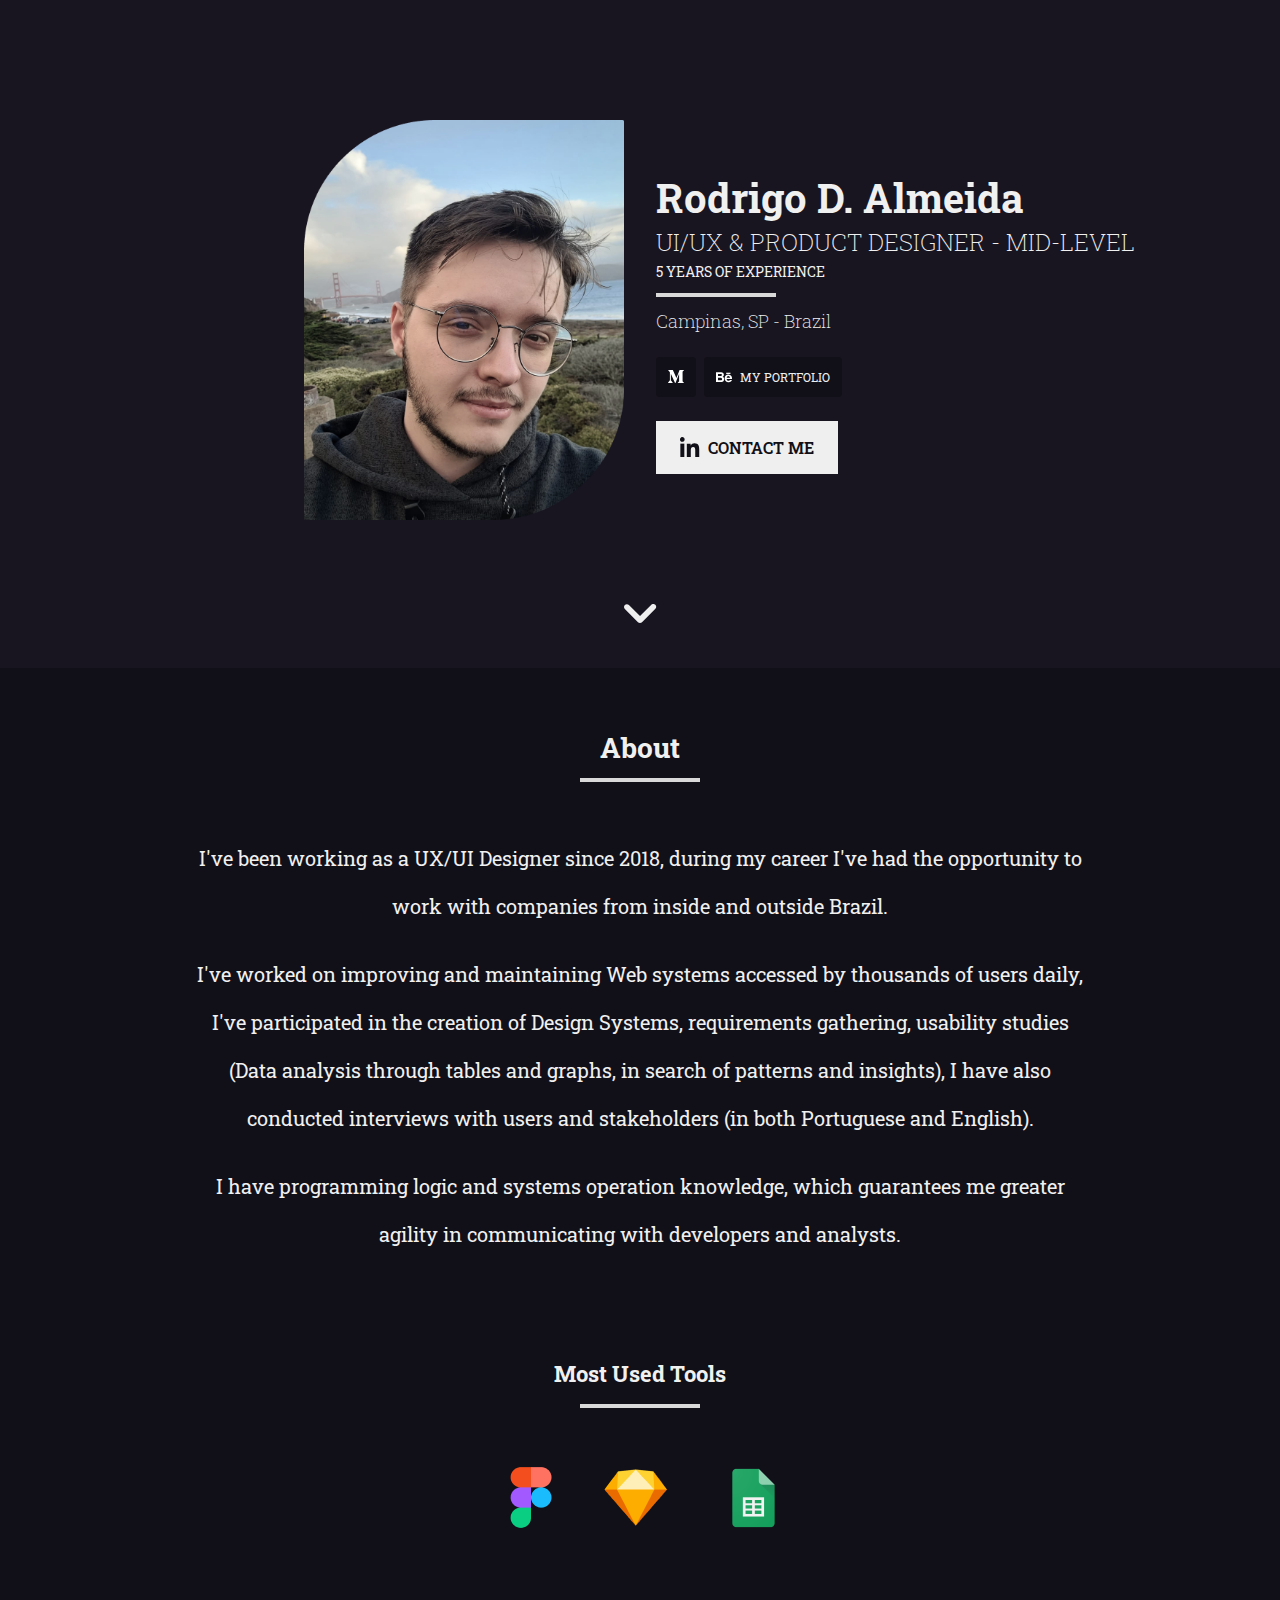
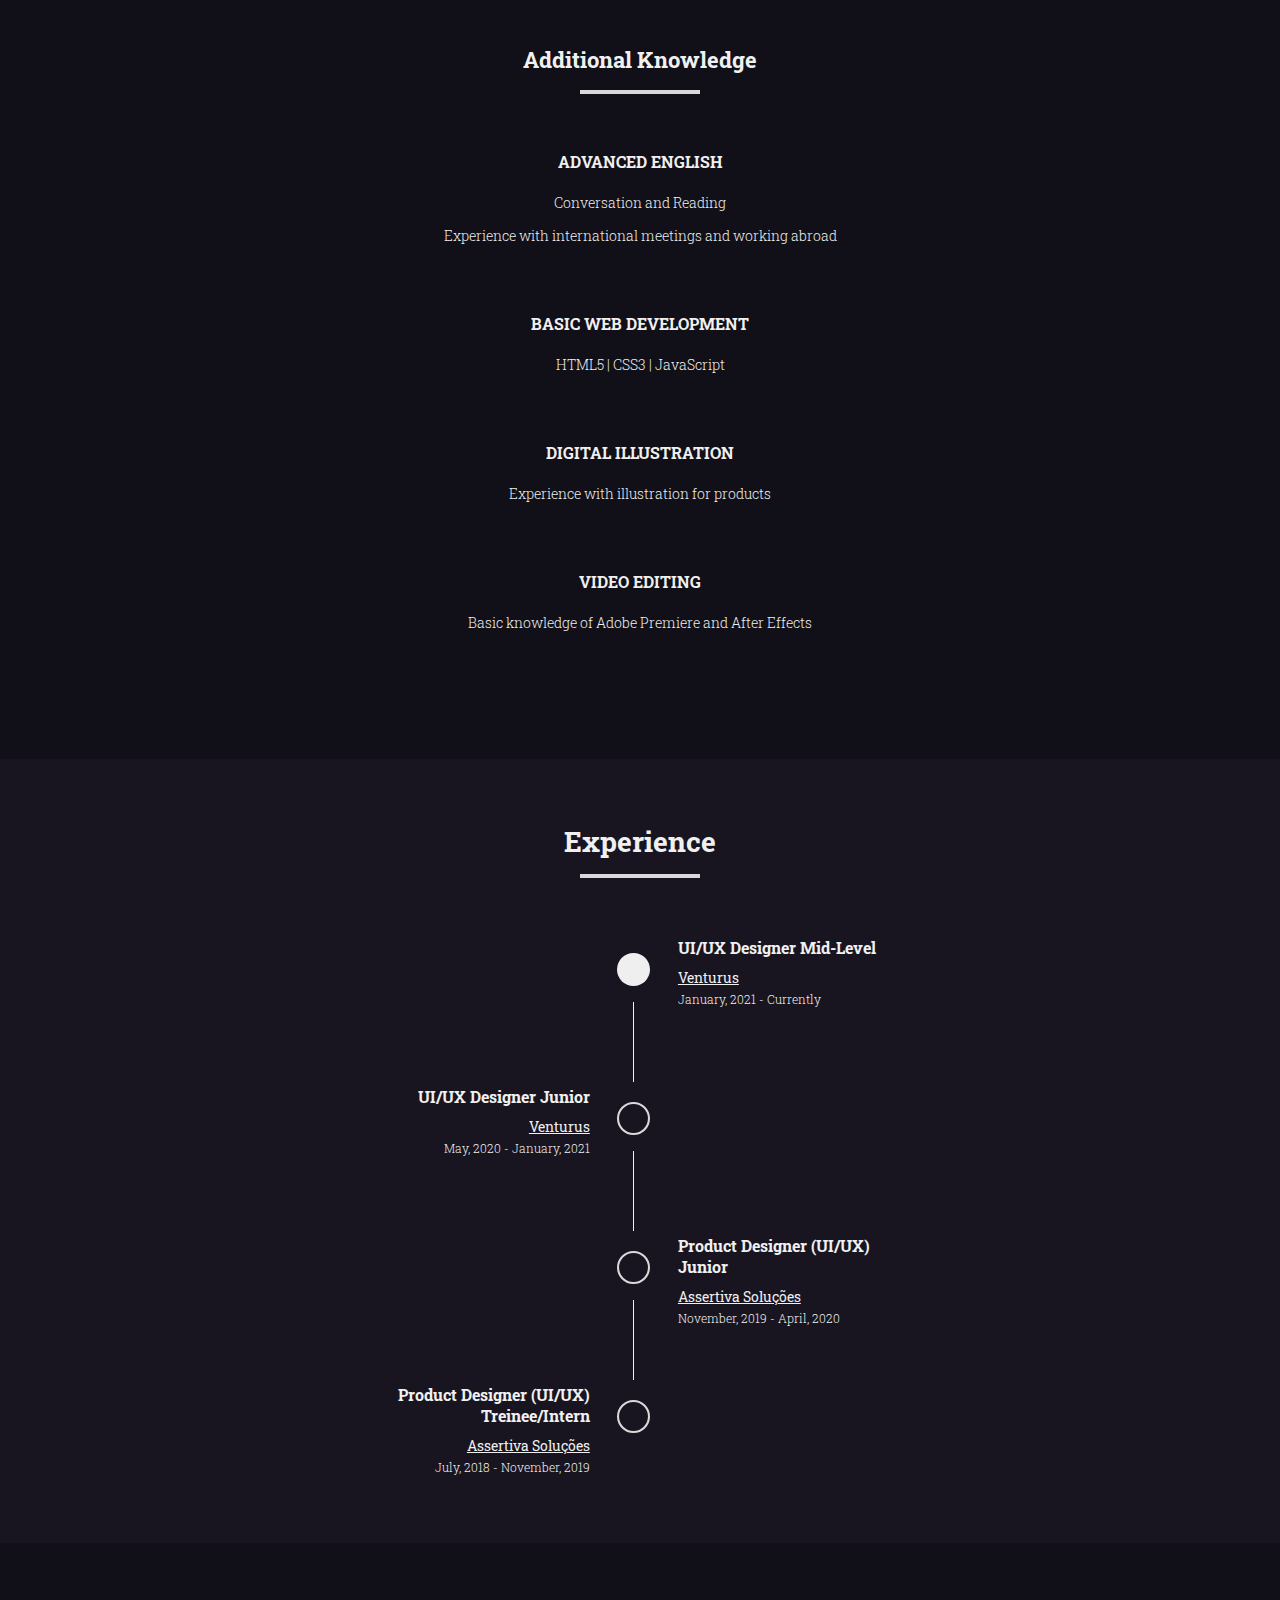
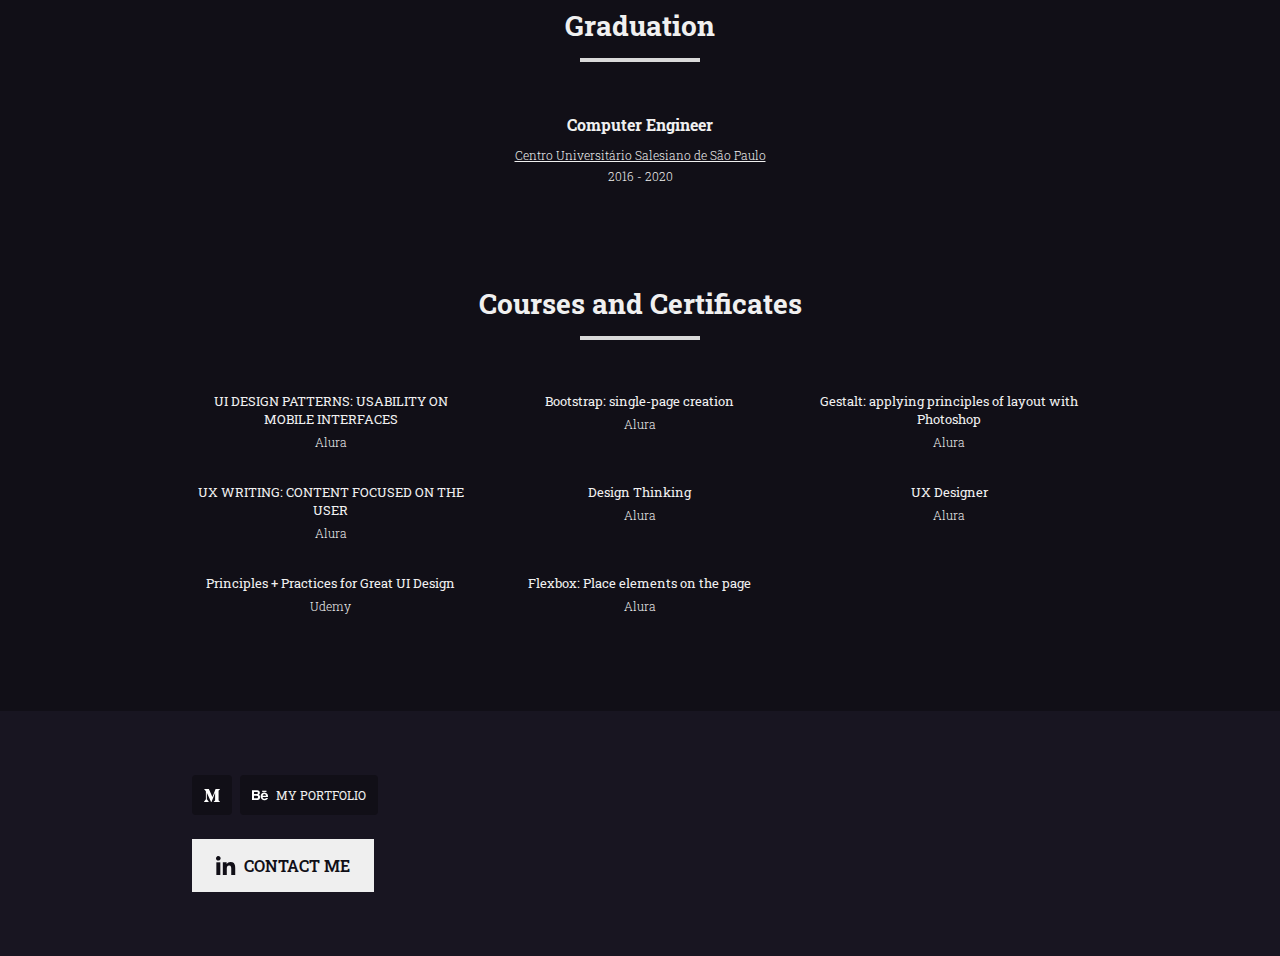
<file: index.html>
<!DOCTYPE html>
<html lang="pt-BR">
  <head>
    <link href="https://fonts.googleapis.com/icon?family=Material+Icons" rel="stylesheet">
    <link href="https://fonts.googleapis.com/css?family=Roboto&display=swap" rel="stylesheet">
    <link rel="preconnect" href="https://fonts.googleapis.com">
    <link rel="preconnect" href="https://fonts.gstatic.com" crossorigin>
    <link href="https://fonts.googleapis.com/css2?family=Roboto+Slab:wght@100;200;300;400;500;600;700;800;900&display=swap" rel="stylesheet">
    <link rel="icon" type="image/ico" href="images/logo_portfolio.png">
    <meta name="viewport" content="width=device-width, initial-scale=1.0">
    <link rel="stylesheet" type="text/css" href="css/styles.css"/>
    <link rel="stylesheet" type="text/css" href="css/flexboxgrid.min.css"/>
    <title>Rodrigo Almeida - UX/UI Designer</title>
    <meta name="keywords" content="Design, UX, UI, UX/UI, Product, App Design, Webdesign, Adobe Xd, Sketch">
    <meta name="description" content="I've been working as a UX/UI Designer since 2018, during my career I've had the opportunity to work with companies from inside and outside Brazil.">

    <!-- Global site tag (gtag.js) - Google Analytics -->
    <script async src="https://www.googletagmanager.com/gtag/js?id=UA-132390322-4"></script>
    <script>
        window.dataLayer = window.dataLayer || [];
        function gtag(){dataLayer.push(arguments);}
        gtag('js', new Date());

        gtag('config', 'UA-132390322-4');
    </script>
    <!-- Hotjar Tracking Code for https://rodrigodisselli.github.io/portfolio/ -->
    <script>
        (function(h,o,t,j,a,r){
            h.hj=h.hj||function(){(h.hj.q=h.hj.q||[]).push(arguments)};
            h._hjSettings={hjid:1708312,hjsv:6};
            a=o.getElementsByTagName('head')[0];
            r=o.createElement('script');r.async=1;
            r.src=t+h._hjSettings.hjid+j+h._hjSettings.hjsv;
            a.appendChild(r);
        })(window,document,'https://static.hotjar.com/c/hotjar-','.js?sv=');
    </script>
  </head>
  <body>
    <header class="page-header">
        <div class="row middle-lg middle-md puff-in-center">
            <div class="col-xs-12
                        col-sm-5
                        col-md-6
                        col-lg-6
                        
                        end-lg
                        end-md
                        end-sm
                        start-xs">
                <div class="box">
                    <img id="profile-picture" src="images/profile_edited.png">
                </div>
            </div>
            <div class="col-xs-12
                        col-sm-7
                        col-md-6
                        col-lg-6
                        
                        start-lg
                        start-md
                        start-sm
                        start-xs">
                <div class="box">
                    <h1 id="header-name"></h1>
                    <span id="header-role"></span>
                    <span id="header-xp"></span>
                    <img class="divider" src="images/horizontal_divider.svg">
                    <span id="header-location"></span>
                    <div class="social-media-icons">
                        <!-- <a class="social-media-btn" target="_blank" href="https://www.linkedin.com/in/rodrigodissellialmeida/">
                            <img src="images/icons/linkedin_white.svg">
                        </a> -->
                        <a class="social-media-btn" target="_blank" href="https://medium.com/@rodrigoalmeida.design">
                            <img src="images/icons/medium_white.svg">
                        </a>
                        <a class="social-media-btn text" target="_blank" href="https://www.behance.net/disselliroa3a3">
                            <img src="images/icons/behance_white.svg"> <span id="header-portfolio"></span>
                        </a>
                    </div>
                    <a class="button" target="_blank" href="https://www.linkedin.com/in/rodrigodissellialmeida/">
                        <img src="images/icons/linkedin_black.svg"><span id="header-contact-btn"></span>
                    </a>

                    <!-- <a class="button btn-secondary" target="_blank" href="https://www.behance.net/disselliroa3a3">
                        <img src="images/icons/behance_black.svg">Meu portfólio
                    </a> -->
                </div>
            </div>
        </div>
        <div class="row">
            <div class="col-xs center-xs center-sm center-md center-lg">
                <div class="box">
                    <img class="slide-bottom" id="page-header-arrow" src="images/icons/arrow_down.svg">
                </div>
            </div>
        </div>
    </header>

    <section id="about">
        <div class="row">
            <div class="col-xs-12
                        col-sm-12
                        col-md-12
                        col-lg-12
                        
                        center-lg
                        center-md
                        center-sm
                        center-xs">
                <div class="box">
                    <div class="section-title">
                        <h2 id="about-title"></h2>
                        <img class="divider" src="images/horizontal_divider.svg">
                    </div>

                    <p id="about-text1"></p>
                    <p id="about-text2"></p>
                    <p id="about-text3"></p>

                    <div class="section-subtitle">
                        <h3 id="about-tools-title"></h3>
                        <img class="divider" src="images/horizontal_divider.svg">
                    </div>

                    <img id="tools-icons" src="images/tools-icons.png">

                    <div class="section-subtitle">
                        <h3 id="about-additional-knowledge-title"></h3>
                        <img class="divider" src="images/horizontal_divider.svg">
                    </div>

                    <div class="skill-list-item">
                        <h4 id="about-english-title"></h4>
                        <span id="about-english-subtitle"></span>
                        
                    </div>

                    <div class="skill-list-item">
                        <h4 id="about-web-title"></h4>
                        <span id="about-web-subtitle"></span>
                    </div>

                    <div class="skill-list-item">
                        <h4 id="about-illustration-title"></h4>
                        <span id="about-illustration-subtitle"></span>
                    </div>

                    <div class="skill-list-item">
                        <h4 id="about-video-title"></h4>
                        <span id="about-video-subtitle"></span>
                    </div>

                </div>
            </div>
        </div>
    </section>

    <section id="experience-section-web">
        <div class="row">
            <div class="col-xs-12
                        col-sm-12
                        col-md-12
                        col-lg-12
                        
                        center-lg
                        center-md
                        center-sm
                        center-xs">
                <div class="box">

                    <div class="section-title">
                        <h2 id="xp-title"></h2>
                        <img class="divider" src="images/horizontal_divider.svg">
                    </div>

                    <table  style="width:100%">
                        <tr>
                            <th></th>
                            <th style="width:80px"></th>
                            <th></th>
                        </tr>
                        <tr>
                            <td></td>
                            <td>
                                <div class="xp-steps">
                                    <img class="xp-steps-dot" src="images/assets/step_fill.svg">
                                    <img class="xp-steps-line" src="images/assets/step_vertical_line.svg">
                                </div>
                            </td>
                            <td class="table-right-align">
                                <div class="xp-list-item-right">
                                    <h4 id="xp-role1-title"></h4>
                                    <a target="_blank" href="https://www.venturus.org.br/">Venturus</a><br>
                                    <span id="xp-role1-date"></span>
                                </div>
                            </td>
                        </tr>
                        <tr>
                            <td class="table-left-align">
                                <div class="xp-list-item-left">
                                    <h4 id="xp-role2-title"></h4>
                                    <a target="_blank" href="https://www.venturus.org.br/">Venturus</a><br>
                                    <span id="xp-role2-date"></span>
                                </div>
                            </td>
                            <td>
                                <div class="xp-steps">
                                    <img class="xp-steps-dot" src="images/assets/step_empty.svg">
                                    <img class="xp-steps-line" src="images/assets/step_vertical_line.svg">
                                </div>
                            </td>
                            <td></td>
                        </tr>
                        <tr>
                            <td></td>
                            <td>
                                <div class="xp-steps">
                                    <img class="xp-steps-dot" src="images/assets/step_empty.svg">
                                    <img class="xp-steps-line" src="images/assets/step_vertical_line.svg">
                                </div>
                            </td>
                            <td class="table-right-align">
                                <div class="xp-list-item-right">
                                    <h4 id="xp-role3-title"></h4>
                                    <a target="_blank" href="https://assertivasolucoes.com.br/?utm_source=google&utm_campaign=20200615-pesquisa-marca&utm_medium=text_ad&utm_content=marca-variacoes&utm_term=assertiva%20campinas&gclid=Cj0KCQiA5NSdBhDfARIsALzs2EAsNlg1CzvjOLTtYqUL1NDYTd19d_NBmCMajnwwrcKu7Sdkte_eyEQaArTgEALw_wcB" >Assertiva Soluções</a><br>
                                    <span id="xp-role3-date"></span>
                                </div>
                            </td>
                        </tr>
                        <tr>
                            <td class="table-left-align">
                                <div class="xp-list-item-left">
                                    <h4 id="xp-role4-title"></h4>
                                    <a target="_blank" href="https://assertivasolucoes.com.br/?utm_source=google&utm_campaign=20200615-pesquisa-marca&utm_medium=text_ad&utm_content=marca-variacoes&utm_term=assertiva%20campinas&gclid=Cj0KCQiA5NSdBhDfARIsALzs2EAsNlg1CzvjOLTtYqUL1NDYTd19d_NBmCMajnwwrcKu7Sdkte_eyEQaArTgEALw_wcB">Assertiva Soluções</a><br>
                                    <span id="xp-role4-date"></span>
                                </div>
                            </td>
                            <td>
                                <div class="xp-steps">
                                    <img class="xp-steps-dot" src="images/assets/step_empty.svg">
                                </div>
                            </td>
                            <td></td>
                        </tr>
                      </table>
                </div>
            </div>
        </div>
    </section>

    <section id="experience-section-mobile">
        <div class="row">
            <div class="col-xs-12
                        col-sm-12
                        col-md-12
                        col-lg-12
                        
                        center-lg
                        center-md
                        center-sm
                        center-xs">
                <div class="box">

                    <div class="section-title">
                        <h2 id="xp-title-mobile"></h2>
                        <img class="divider" src="images/horizontal_divider.svg">
                    </div>

                    <table  style="width:100%">
                        <tr>
                            <th style="width:80px"></th>
                            <th></th>
                        </tr>
                        <tr>
                            <td>
                                <div class="xp-steps">
                                    <img class="xp-steps-dot" src="images/assets/step_fill.svg">
                                    <img class="xp-steps-line" src="images/assets/step_vertical_line.svg">
                                </div>
                            </td>
                            <td class="table-right-align">
                                <div class="xp-list-item-right">
                                    <h4 id="xp-role1-title-mobile"></h4>
                                    <a target="_blank" href="https://www.venturus.org.br/">Venturus</a><br>
                                    <span id="xp-role1-date-mobile"></span>
                                </div>
                            </td>
                        </tr>
                        <tr>

                            <td>
                                <div class="xp-steps">
                                    <img class="xp-steps-dot" src="images/assets/step_empty.svg">
                                    <img class="xp-steps-line" src="images/assets/step_vertical_line.svg">
                                </div>
                            </td>
                            <td class="table-right-align">
                                <div class="xp-list-item-right">
                                    <h4 id="xp-role2-title-mobile"></h4>
                                    <a target="_blank" href="https://www.venturus.org.br/">Venturus</a><br>
                                    <span id="xp-role2-date-mobile"></span>
                                </div>
                            </td>
                        </tr>
                        <tr>
                            <td>
                                <div class="xp-steps">
                                    <img class="xp-steps-dot" src="images/assets/step_empty.svg">
                                    <img class="xp-steps-line" src="images/assets/step_vertical_line.svg">
                                </div>
                            </td>
                            <td class="table-right-align">
                                <div class="xp-list-item-right">
                                    <h4 id="xp-role3-title-mobile"></h4>
                                    <a target="_blank" href="https://assertivasolucoes.com.br/?utm_source=google&utm_campaign=20200615-pesquisa-marca&utm_medium=text_ad&utm_content=marca-variacoes&utm_term=assertiva%20campinas&gclid=Cj0KCQiA5NSdBhDfARIsALzs2EAsNlg1CzvjOLTtYqUL1NDYTd19d_NBmCMajnwwrcKu7Sdkte_eyEQaArTgEALw_wcB" >Assertiva Soluções</a><br>
                                    <span id="xp-role3-date-mobile"></span>
                                </div>
                            </td>
                        </tr>
                        <tr>
                            <td>
                                <div class="xp-steps">
                                    <img class="xp-steps-dot" src="images/assets/step_empty.svg">
                                </div>
                            </td>
                            <td class="table-right-align">
                                <div class="xp-list-item-right">
                                    <h4 id="xp-role4-title-mobile"></h4>
                                    <a target="_blank" href="https://assertivasolucoes.com.br/?utm_source=google&utm_campaign=20200615-pesquisa-marca&utm_medium=text_ad&utm_content=marca-variacoes&utm_term=assertiva%20campinas&gclid=Cj0KCQiA5NSdBhDfARIsALzs2EAsNlg1CzvjOLTtYqUL1NDYTd19d_NBmCMajnwwrcKu7Sdkte_eyEQaArTgEALw_wcB">Assertiva Soluções</a><br>
                                    <span id="xp-role4-date-mobile"></span>
                                </div>
                            </td>
                        </tr>
                      </table>
                </div>
            </div>
        </div>
    </section>

    <section id="graduation-section">
        <div class="row">
            <div class="col-xs-12
                        col-sm-12
                        col-md-12
                        col-lg-12
                        
                        center-lg
                        center-md
                        center-sm
                        center-xs">
                <div class="box">

                    <div class="section-title">
                        <h2 id="formation-title"></h2>
                        <img class="divider" src="images/horizontal_divider.svg">
                    </div>

                    <div class="graduation-list-item">
                        <h4 id="formation-college-title"></h4>
                        <a target="_blank" href="https://unisal.br/">Centro Universitário Salesiano de São Paulo</a><br>
                        <span id="formation-college-date"></span>
                    </div>

                    <div class="section-subtitle">
                        <h2 id="formation-courses-title"></h2>
                        <img class="divider" src="images/horizontal_divider.svg">
                    </div>

                    <div class="row">
                        <div class="col-xs-12
                                    col-sm-6
                                    col-md-6
                                    col-lg-4">
                            <div class="box">
                                <div class="graduation-list-item">
                                    <h5 id="formation-courses-title1"></h5>
                                    <span id="formation-courses-subtitle1"></span>
                                </div>
                            </div>
                        </div>
                        <div class="col-xs-12
                                    col-sm-6
                                    col-md-6
                                    col-lg-4">
                            <div class="box">
                                <div class="graduation-list-item">
                                    <h5 id="formation-courses-title2"></h5>
                                    <span id="formation-courses-subtitle2"></span>
                                </div>
                            </div>
                        </div>
                        <div class="col-xs-12
                                    col-sm-6
                                    col-md-6
                                    col-lg-4">
                            <div class="box">
                                <div class="graduation-list-item">
                                    <h5 id="formation-courses-title3"></h5>
                                    <span id="formation-courses-subtitle3"></span>
                                </div>
                            </div>
                        </div>
                    </div>
                    <div class="row">
                        <div class="col-xs-12
                                    col-sm-6
                                    col-md-6
                                    col-lg-4">
                            <div class="box">
                                <div class="graduation-list-item">
                                    <h5 id="formation-courses-title4"></h5>
                                    <span id="formation-courses-subtitle4"></span>
                                </div>
                            </div>
                        </div>
                        <div class="col-xs-12
                                    col-sm-6
                                    col-md-6
                                    col-lg-4">
                            <div class="box">
                                <div class="graduation-list-item">
                                    <h5 id="formation-courses-title5"></h5>
                                    <span id="formation-courses-subtitle5"></span>
                                </div>
                            </div>
                        </div>
                        <div class="col-xs-12
                                    col-sm-6
                                    col-md-6
                                    col-lg-4">
                            <div class="box">
                                <div class="graduation-list-item">
                                    <h5 id="formation-courses-title6"></h5>
                                    <span id="formation-courses-subtitle6"></span>
                                </div>
                            </div>
                        </div>
                    </div>

                    <div class="row">
                        <div class="col-xs-12
                                    col-sm-6
                                    col-md-6
                                    col-lg-4">
                            <div class="box">
                                <div class="graduation-list-item">
                                    <h5 id="formation-courses-title7"></h5>
                                    <span id="formation-courses-subtitle7"></span>
                                </div>
                            </div>
                        </div>
                        <div class="col-xs-12
                                    col-sm-6
                                    col-md-6
                                    col-lg-4">
                            <div class="box">
                                <div class="graduation-list-item">
                                    <h5 id="formation-courses-title8"></h5>
                                    <span id="formation-courses-subtitle8"></span>
                                </div>
                            </div>
                        </div>
                        <div class="col-xs-12
                                    col-sm-6
                                    col-md-6
                                    col-lg-4">
                            <div class="box">
                            </div>
                        </div>
                    </div>

                </div>
            </div>
        </div>
                    
    </section>

    
    <footer class="page-footer">
        <div class="row center-lg">
            <div class="col-xs-12
                        col-sm-12
                        col-md-12
                        col-lg-12
                        
                        center-xs
                        center-sm
                        center-md
                        center-lg">
                <div class="box">
                    <div class="social-media-icons">
                        <!-- <a class="social-media-btn" target="_blank" href="https://www.linkedin.com/in/rodrigodissellialmeida/">
                            <img src="images/icons/linkedin_white.svg">
                        </a> -->
                        <a class="social-media-btn" target="_blank" href="https://medium.com/@rodrigoalmeida.design">
                            <img src="images/icons/medium_white.svg">
                        </a>
                        <a class="social-media-btn text" target="_blank" href="https://www.behance.net/disselliroa3a3">
                            <img src="images/icons/behance_white.svg"><span id="footer-portfolio"></span>
                        </a>
                    </div>
                    <a class="button" target="_blank" href="https://www.linkedin.com/in/rodrigodissellialmeida/">
                        <img src="images/icons/linkedin_black.svg"><span id="footer-contact-btn"></span>
                    </a>
                </div>
            </div>
        </div>
    </footer>
    
        
    </div>
    <script src="js/dataBase.js"></script>
    <script src="js/index.js"></script>
    <!-- <script src="js/carousel.js"></script> -->
  </body>
</html>
</file>
<file: css/styles.css>
body {
    margin: 0;
    font-family: 'Roboto Slab', serif;
    background-color: #110F17;
    color: #F0F0F0;
    overflow-x: hidden;
}

body::-webkit-scrollbar {
    width: 12px;
    height: 8px;

}
 
body::-webkit-scrollbar-track {
    background-color: #110F17;
}
 
body::-webkit-scrollbar-thumb {
    background-color: #EFEFEF;
}


/* Typography */


h1 {
    display: block;
    font-size: 40px;
    margin: 0 0 2px 0;
}

h2 {
    display: block;
    font-size: 28px;
    margin: 0 0 2px 0;
}

h3 {
    display: block;
    font-size: 22px;
    margin: 0 0 2px 0;
}

h4 {
    margin: 0 0 8px 0;
}

h5 {
    font-size: 13px;
    margin: 0 0 2px 0;
    font-weight: 400;
}

p {
    font-size: 20px;
    line-height: 48px;
}

#header-role {
    display: block;
    font-weight: 200;
    font-size: 24px;
    margin-bottom: 4px;
}

#header-xp {
    display: block;
    font-size: 14px;
    margin-bottom: 4px;
}


#contact-label {
    display: flex;
    align-items: center;
    margin-bottom: 8px;
}

#email {
    font-weight: 300;
}

#contact-label>.material-icons {
    margin-right: 8px;
}

.skill-list-item > span {
    font-size: 14px;
    font-weight: 300;
}

.table-left-align {
    text-align: right;
}

.table-right-align {
    text-align: left;
}


.xp-list-item-left > span {
    font-size: 12px;
    font-weight: 300;
    text-align: right;
}

.xp-list-item-right > span {
    font-size: 12px;
    font-weight: 300;
    text-align: left;
}

.xp-list-item-left > a {
    font-size: 14px;
    color: #EFEFEF;
}

.xp-list-item-right > a {
    font-size: 14px;
    color: #EFEFEF;
}


.social-media-icons {
    display: flex;
    flex-wrap: nowrap;
    margin-bottom: 24px;
}


.social-media-btn {
    display: flex;
    align-items: center;
    justify-content: center;
    flex-wrap: nowrap;
    width: 40px;
    height: 40px;
    padding: 8px;
    background-color: #110F17;
    margin-right: 8px;
    box-sizing: border-box;
    border-radius: 4px;
}

.social-media-btn.text {
    width: fit-content;
    color: #EFEFEF;
    text-decoration: none;
    font-size: 12px;
    text-transform: uppercase;
    padding: 8px 12px;
}

.social-media-btn.text > img {
    margin-right: 8px;
}

.social-media-btn > img {
    width: 16px;
    box-sizing: border-box;
}

.social-media-btn:hover {
    transition: 0.26s;
    background-color: #32294D;
}


#header-location {
    display: block;
    font-weight: 200;
    font-size: 18px;
    margin-bottom: 24px;
}


.graduation-list-item > span, .graduation-list-item > a  {
    font-size: 12px;
    font-weight: 300;
    color: #EFEFEF;
}


/* General */

#page-header-arrow {
    margin-top: 80px;
}

.button {
    all: unset;
    cursor: pointer;
    background-color: #EFEFEF;
    color: #110F17;
    font-weight: 600;
    text-transform: uppercase;
    padding: 16px 24px;
    display: flex;
    align-items: center;
    width: fit-content;
    box-sizing: border-box;
}

.button>img {
    margin-right: 8px;
    width: 20px;
}

.button:hover {
    transition: 0.26s;
    background-color: #D4C6FC;
}


#profile-picture {
    max-width: 320px;
}

.page-header {
    padding: 120px 32px 40px 32px;
    background-color: #181521;
}

.page-footer {
    padding: 64px 15% 64px 15%;
    background-color: #181521;
}

.page-footer > * {
    width: 100%;
    display: flex;
    justify-content: center;
}

.divider {
    display: block;
    width: fit-content;
    margin: 12px 0;
    box-sizing: border-box;
}

.section-title {
    display: flex;
    flex-direction: column;
    margin-bottom: 40px;
    justify-content: center;
    align-items: center;
}

.section-subtitle {
    display: flex;
    flex-direction: column;
    margin-bottom: 40px;
    margin-top: 100px;
    justify-content: center;
    align-items: center;
}

.skill-list-item {
    margin-bottom: 56px;
}



.graduation-list-item {
    margin-bottom: 32px;
}

#about {
    padding: 64px 15%;
    line-height: 2em;
}

#experience-section-web {
    background-color: #181521;
    padding: 64px 15%;
}

td {
    vertical-align: top;
}

.xp-steps {
    display: flex;
    justify-content: center;
    align-items: center;
    flex-direction: column;
}

.xp-steps-dot {
    width: 33px;
    margin: 16px 0;
}

.xp-steps-line {
    height: max-content;
}

#experience-section-mobile {
    display: none;
    background-color: #181521;
    padding: 64px 15%;
}

#graduation-section {
    padding: 64px 15%;
}

/* Responsivity */

@media (max-width: 992px) {

    #profile-picture {
        max-width: 200px;
        
    }
    
}


@media (max-width: 768px) {

    #profile-picture {
        max-width: 120px;
    }

    h1 {
        display: block;
        font-size: 24px;
        margin: 32px 0 2px 0;
    }

    p {
        font-size: 16px;
        line-height: 40px;
    }
    
    #role {
        display: block;
        font-weight: 200;
        font-size: 18px;
        margin-bottom: 4px;
    }
    
    #xp {
        display: block;
        font-size: 14px;
        margin-bottom: 4px;
    }

    .page-header {
        padding: 60px 32px 40px 32px;
        background-color: #181521;
    }
    
    #page-header-arrow {
        margin-top: 56px;
        width: 16px;
    }
    
    #tools-icons {
        width: 200px;
    }

    #experience-section-web {
        display: none;
    }

    #experience-section-mobile {
        display: block;
    }

    .button {
        font-size: 14px;
    }

}


.slide-bottom {
	-webkit-animation: slide-bottom 1.5s cubic-bezier(0.250, 0.460, 0.450, 0.940) 2s infinite alternate both;
	        animation: slide-bottom 1.5s cubic-bezier(0.250, 0.460, 0.450, 0.940) 2s infinite alternate both;
}

.puff-in-center {
	-webkit-animation: puff-in-center 0.2s cubic-bezier(0.470, 0.000, 0.745, 0.715) both;
	        animation: puff-in-center 0.2s cubic-bezier(0.470, 0.000, 0.745, 0.715) both;
}

/* ----------------------------------------------
 * Generated by Animista on 2023-1-4 13:52:0
 * Licensed under FreeBSD License.
 * See http://animista.net/license for more info. 
 * w: http://animista.net, t: @cssanimista
 * ---------------------------------------------- */

/**
 * ----------------------------------------
 * animation slide-bottom
 * ----------------------------------------
 */
 @-webkit-keyframes slide-bottom {
    0% {
      -webkit-transform: translateY(0);
              transform: translateY(0);
    }
    100% {
      -webkit-transform: translateY(20px);
              transform: translateY(20px);
    }
  }
  @keyframes slide-bottom {
    0% {
      -webkit-transform: translateY(0);
              transform: translateY(0);
    }
    100% {
      -webkit-transform: translateY(20px);
              transform: translateY(20px);
    }
  }
  

  /* ----------------------------------------------
 * Generated by Animista on 2023-1-5 9:47:48
 * Licensed under FreeBSD License.
 * See http://animista.net/license for more info. 
 * w: http://animista.net, t: @cssanimista
 * ---------------------------------------------- */

/**
 * ----------------------------------------
 * animation puff-in-center
 * ----------------------------------------
 */
@-webkit-keyframes puff-in-center {
    0% {
      -webkit-transform: scale(1.1);
              transform: scale(1.1);
      -webkit-filter: blur(4px);
              filter: blur(4px);
      opacity: 0;
    }
    100% {
      -webkit-transform: scale(1);
              transform: scale(1);
      -webkit-filter: blur(0px);
              filter: blur(0px);
      opacity: 1;
    }
  }
  @keyframes puff-in-center {
    0% {
      -webkit-transform: scale(1.1);
              transform: scale(1.1);
      -webkit-filter: blur(4px);
              filter: blur(4px);
      opacity: 0;
    }
    100% {
      -webkit-transform: scale(1);
              transform: scale(1);
      -webkit-filter: blur(0px);
              filter: blur(0px);
      opacity: 1;
    }
  }
</file>
<file: css/flexboxgrid.min.css>
.container-fluid{margin-right:auto;margin-left:auto;padding-right:2rem;padding-left:2rem}.row{box-sizing:border-box;display:-ms-flexbox;display:-webkit-box;display:flex;-ms-flex:0 1 auto;-webkit-box-flex:0;flex:0 1 auto;-ms-flex-direction:row;-webkit-box-orient:horizontal;-webkit-box-direction:normal;flex-direction:row;-ms-flex-wrap:wrap;flex-wrap:wrap;margin-right:-1rem;margin-left:-1rem}.row.reverse{-ms-flex-direction:row-reverse;-webkit-box-orient:horizontal;-webkit-box-direction:reverse;flex-direction:row-reverse}.col.reverse{-ms-flex-direction:column-reverse;-webkit-box-orient:vertical;-webkit-box-direction:reverse;flex-direction:column-reverse}.col-xs,.col-xs-1,.col-xs-10,.col-xs-11,.col-xs-12,.col-xs-2,.col-xs-3,.col-xs-4,.col-xs-5,.col-xs-6,.col-xs-7,.col-xs-8,.col-xs-9{box-sizing:border-box;-ms-flex:0 0 auto;-webkit-box-flex:0;flex:0 0 auto;padding-right:1rem;padding-left:1rem}.col-xs{-webkit-flex-grow:1;-ms-flex-positive:1;-webkit-box-flex:1;flex-grow:1;-ms-flex-preferred-size:0;flex-basis:0;max-width:100%}.col-xs-1{-ms-flex-preferred-size:8.333%;flex-basis:8.333%;max-width:8.333%}.col-xs-2{-ms-flex-preferred-size:16.667%;flex-basis:16.667%;max-width:16.667%}.col-xs-3{-ms-flex-preferred-size:25%;flex-basis:25%;max-width:25%}.col-xs-4{-ms-flex-preferred-size:33.333%;flex-basis:33.333%;max-width:33.333%}.col-xs-5{-ms-flex-preferred-size:41.667%;flex-basis:41.667%;max-width:41.667%}.col-xs-6{-ms-flex-preferred-size:50%;flex-basis:50%;max-width:50%}.col-xs-7{-ms-flex-preferred-size:58.333%;flex-basis:58.333%;max-width:58.333%}.col-xs-8{-ms-flex-preferred-size:66.667%;flex-basis:66.667%;max-width:66.667%}.col-xs-9{-ms-flex-preferred-size:75%;flex-basis:75%;max-width:75%}.col-xs-10{-ms-flex-preferred-size:83.333%;flex-basis:83.333%;max-width:83.333%}.col-xs-11{-ms-flex-preferred-size:91.667%;flex-basis:91.667%;max-width:91.667%}.col-xs-12{-ms-flex-preferred-size:100%;flex-basis:100%;max-width:100%}.col-xs-offset-1{margin-left:8.333%}.col-xs-offset-2{margin-left:16.667%}.col-xs-offset-3{margin-left:25%}.col-xs-offset-4{margin-left:33.333%}.col-xs-offset-5{margin-left:41.667%}.col-xs-offset-6{margin-left:50%}.col-xs-offset-7{margin-left:58.333%}.col-xs-offset-8{margin-left:66.667%}.col-xs-offset-9{margin-left:75%}.col-xs-offset-10{margin-left:83.333%}.col-xs-offset-11{margin-left:91.667%}.start-xs{-ms-flex-pack:start;-webkit-box-pack:start;justify-content:flex-start;text-align:start}.center-xs{-ms-flex-pack:center;-webkit-box-pack:center;justify-content:center;text-align:center}.end-xs{-ms-flex-pack:end;-webkit-box-pack:end;justify-content:flex-end;text-align:end}.top-xs{-ms-flex-align:start;-webkit-box-align:start;align-items:flex-start}.middle-xs{-ms-flex-align:center;-webkit-box-align:center;align-items:center}.bottom-xs{-ms-flex-align:end;-webkit-box-align:end;align-items:flex-end}.around-xs{-ms-flex-pack:distribute;justify-content:space-around}.between-xs{-ms-flex-pack:justify;-webkit-box-pack:justify;justify-content:space-between}.first-xs{-ms-flex-order:-1;-webkit-box-ordinal-group:0;order:-1}.last-xs{-ms-flex-order:1;-webkit-box-ordinal-group:2;order:1}@media only screen and (min-width:48em){.container{width:46rem}.col-sm,.col-sm-1,.col-sm-10,.col-sm-11,.col-sm-12,.col-sm-2,.col-sm-3,.col-sm-4,.col-sm-5,.col-sm-6,.col-sm-7,.col-sm-8,.col-sm-9{box-sizing:border-box;-ms-flex:0 0 auto;-webkit-box-flex:0;flex:0 0 auto;padding-right:1rem;padding-left:1rem}.col-sm{-webkit-flex-grow:1;-ms-flex-positive:1;-webkit-box-flex:1;flex-grow:1;-ms-flex-preferred-size:0;flex-basis:0;max-width:100%}.col-sm-1{-ms-flex-preferred-size:8.333%;flex-basis:8.333%;max-width:8.333%}.col-sm-2{-ms-flex-preferred-size:16.667%;flex-basis:16.667%;max-width:16.667%}.col-sm-3{-ms-flex-preferred-size:25%;flex-basis:25%;max-width:25%}.col-sm-4{-ms-flex-preferred-size:33.333%;flex-basis:33.333%;max-width:33.333%}.col-sm-5{-ms-flex-preferred-size:41.667%;flex-basis:41.667%;max-width:41.667%}.col-sm-6{-ms-flex-preferred-size:50%;flex-basis:50%;max-width:50%}.col-sm-7{-ms-flex-preferred-size:58.333%;flex-basis:58.333%;max-width:58.333%}.col-sm-8{-ms-flex-preferred-size:66.667%;flex-basis:66.667%;max-width:66.667%}.col-sm-9{-ms-flex-preferred-size:75%;flex-basis:75%;max-width:75%}.col-sm-10{-ms-flex-preferred-size:83.333%;flex-basis:83.333%;max-width:83.333%}.col-sm-11{-ms-flex-preferred-size:91.667%;flex-basis:91.667%;max-width:91.667%}.col-sm-12{-ms-flex-preferred-size:100%;flex-basis:100%;max-width:100%}.col-sm-offset-1{margin-left:8.333%}.col-sm-offset-2{margin-left:16.667%}.col-sm-offset-3{margin-left:25%}.col-sm-offset-4{margin-left:33.333%}.col-sm-offset-5{margin-left:41.667%}.col-sm-offset-6{margin-left:50%}.col-sm-offset-7{margin-left:58.333%}.col-sm-offset-8{margin-left:66.667%}.col-sm-offset-9{margin-left:75%}.col-sm-offset-10{margin-left:83.333%}.col-sm-offset-11{margin-left:91.667%}.start-sm{-ms-flex-pack:start;-webkit-box-pack:start;justify-content:flex-start;text-align:start}.center-sm{-ms-flex-pack:center;-webkit-box-pack:center;justify-content:center;text-align:center}.end-sm{-ms-flex-pack:end;-webkit-box-pack:end;justify-content:flex-end;text-align:end}.top-sm{-ms-flex-align:start;-webkit-box-align:start;align-items:flex-start}.middle-sm{-ms-flex-align:center;-webkit-box-align:center;align-items:center}.bottom-sm{-ms-flex-align:end;-webkit-box-align:end;align-items:flex-end}.around-sm{-ms-flex-pack:distribute;justify-content:space-around}.between-sm{-ms-flex-pack:justify;-webkit-box-pack:justify;justify-content:space-between}.first-sm{-ms-flex-order:-1;-webkit-box-ordinal-group:0;order:-1}.last-sm{-ms-flex-order:1;-webkit-box-ordinal-group:2;order:1}}@media only screen and (min-width:62em){.container{width:61rem}.col-md,.col-md-1,.col-md-10,.col-md-11,.col-md-12,.col-md-2,.col-md-3,.col-md-4,.col-md-5,.col-md-6,.col-md-7,.col-md-8,.col-md-9{box-sizing:border-box;-ms-flex:0 0 auto;-webkit-box-flex:0;flex:0 0 auto;padding-right:1rem;padding-left:1rem}.col-md{-webkit-flex-grow:1;-ms-flex-positive:1;-webkit-box-flex:1;flex-grow:1;-ms-flex-preferred-size:0;flex-basis:0;max-width:100%}.col-md-1{-ms-flex-preferred-size:8.333%;flex-basis:8.333%;max-width:8.333%}.col-md-2{-ms-flex-preferred-size:16.667%;flex-basis:16.667%;max-width:16.667%}.col-md-3{-ms-flex-preferred-size:25%;flex-basis:25%;max-width:25%}.col-md-4{-ms-flex-preferred-size:33.333%;flex-basis:33.333%;max-width:33.333%}.col-md-5{-ms-flex-preferred-size:41.667%;flex-basis:41.667%;max-width:41.667%}.col-md-6{-ms-flex-preferred-size:50%;flex-basis:50%;max-width:50%}.col-md-7{-ms-flex-preferred-size:58.333%;flex-basis:58.333%;max-width:58.333%}.col-md-8{-ms-flex-preferred-size:66.667%;flex-basis:66.667%;max-width:66.667%}.col-md-9{-ms-flex-preferred-size:75%;flex-basis:75%;max-width:75%}.col-md-10{-ms-flex-preferred-size:83.333%;flex-basis:83.333%;max-width:83.333%}.col-md-11{-ms-flex-preferred-size:91.667%;flex-basis:91.667%;max-width:91.667%}.col-md-12{-ms-flex-preferred-size:100%;flex-basis:100%;max-width:100%}.col-md-offset-1{margin-left:8.333%}.col-md-offset-2{margin-left:16.667%}.col-md-offset-3{margin-left:25%}.col-md-offset-4{margin-left:33.333%}.col-md-offset-5{margin-left:41.667%}.col-md-offset-6{margin-left:50%}.col-md-offset-7{margin-left:58.333%}.col-md-offset-8{margin-left:66.667%}.col-md-offset-9{margin-left:75%}.col-md-offset-10{margin-left:83.333%}.col-md-offset-11{margin-left:91.667%}.start-md{-ms-flex-pack:start;-webkit-box-pack:start;justify-content:flex-start;text-align:start}.center-md{-ms-flex-pack:center;-webkit-box-pack:center;justify-content:center;text-align:center}.end-md{-ms-flex-pack:end;-webkit-box-pack:end;justify-content:flex-end;text-align:end}.top-md{-ms-flex-align:start;-webkit-box-align:start;align-items:flex-start}.middle-md{-ms-flex-align:center;-webkit-box-align:center;align-items:center}.bottom-md{-ms-flex-align:end;-webkit-box-align:end;align-items:flex-end}.around-md{-ms-flex-pack:distribute;justify-content:space-around}.between-md{-ms-flex-pack:justify;-webkit-box-pack:justify;justify-content:space-between}.first-md{-ms-flex-order:-1;-webkit-box-ordinal-group:0;order:-1}.last-md{-ms-flex-order:1;-webkit-box-ordinal-group:2;order:1}}@media only screen and (min-width:75em){.container{width:71rem}.col-lg,.col-lg-1,.col-lg-10,.col-lg-11,.col-lg-12,.col-lg-2,.col-lg-3,.col-lg-4,.col-lg-5,.col-lg-6,.col-lg-7,.col-lg-8,.col-lg-9{box-sizing:border-box;-ms-flex:0 0 auto;-webkit-box-flex:0;flex:0 0 auto;padding-right:1rem;padding-left:1rem}.col-lg{-webkit-flex-grow:1;-ms-flex-positive:1;-webkit-box-flex:1;flex-grow:1;-ms-flex-preferred-size:0;flex-basis:0;max-width:100%}.col-lg-1{-ms-flex-preferred-size:8.333%;flex-basis:8.333%;max-width:8.333%}.col-lg-2{-ms-flex-preferred-size:16.667%;flex-basis:16.667%;max-width:16.667%}.col-lg-3{-ms-flex-preferred-size:25%;flex-basis:25%;max-width:25%}.col-lg-4{-ms-flex-preferred-size:33.333%;flex-basis:33.333%;max-width:33.333%}.col-lg-5{-ms-flex-preferred-size:41.667%;flex-basis:41.667%;max-width:41.667%}.col-lg-6{-ms-flex-preferred-size:50%;flex-basis:50%;max-width:50%}.col-lg-7{-ms-flex-preferred-size:58.333%;flex-basis:58.333%;max-width:58.333%}.col-lg-8{-ms-flex-preferred-size:66.667%;flex-basis:66.667%;max-width:66.667%}.col-lg-9{-ms-flex-preferred-size:75%;flex-basis:75%;max-width:75%}.col-lg-10{-ms-flex-preferred-size:83.333%;flex-basis:83.333%;max-width:83.333%}.col-lg-11{-ms-flex-preferred-size:91.667%;flex-basis:91.667%;max-width:91.667%}.col-lg-12{-ms-flex-preferred-size:100%;flex-basis:100%;max-width:100%}.col-lg-offset-1{margin-left:8.333%}.col-lg-offset-2{margin-left:16.667%}.col-lg-offset-3{margin-left:25%}.col-lg-offset-4{margin-left:33.333%}.col-lg-offset-5{margin-left:41.667%}.col-lg-offset-6{margin-left:50%}.col-lg-offset-7{margin-left:58.333%}.col-lg-offset-8{margin-left:66.667%}.col-lg-offset-9{margin-left:75%}.col-lg-offset-10{margin-left:83.333%}.col-lg-offset-11{margin-left:91.667%}.start-lg{-ms-flex-pack:start;-webkit-box-pack:start;justify-content:flex-start;text-align:start}.center-lg{-ms-flex-pack:center;-webkit-box-pack:center;justify-content:center;text-align:center}.end-lg{-ms-flex-pack:end;-webkit-box-pack:end;justify-content:flex-end;text-align:end}.top-lg{-ms-flex-align:start;-webkit-box-align:start;align-items:flex-start}.middle-lg{-ms-flex-align:center;-webkit-box-align:center;align-items:center}.bottom-lg{-ms-flex-align:end;-webkit-box-align:end;align-items:flex-end}.around-lg{-ms-flex-pack:distribute;justify-content:space-around}.between-lg{-ms-flex-pack:justify;-webkit-box-pack:justify;justify-content:space-between}.first-lg{-ms-flex-order:-1;-webkit-box-ordinal-group:0;order:-1}.last-lg{-ms-flex-order:1;-webkit-box-ordinal-group:2;order:1}}
</file>
